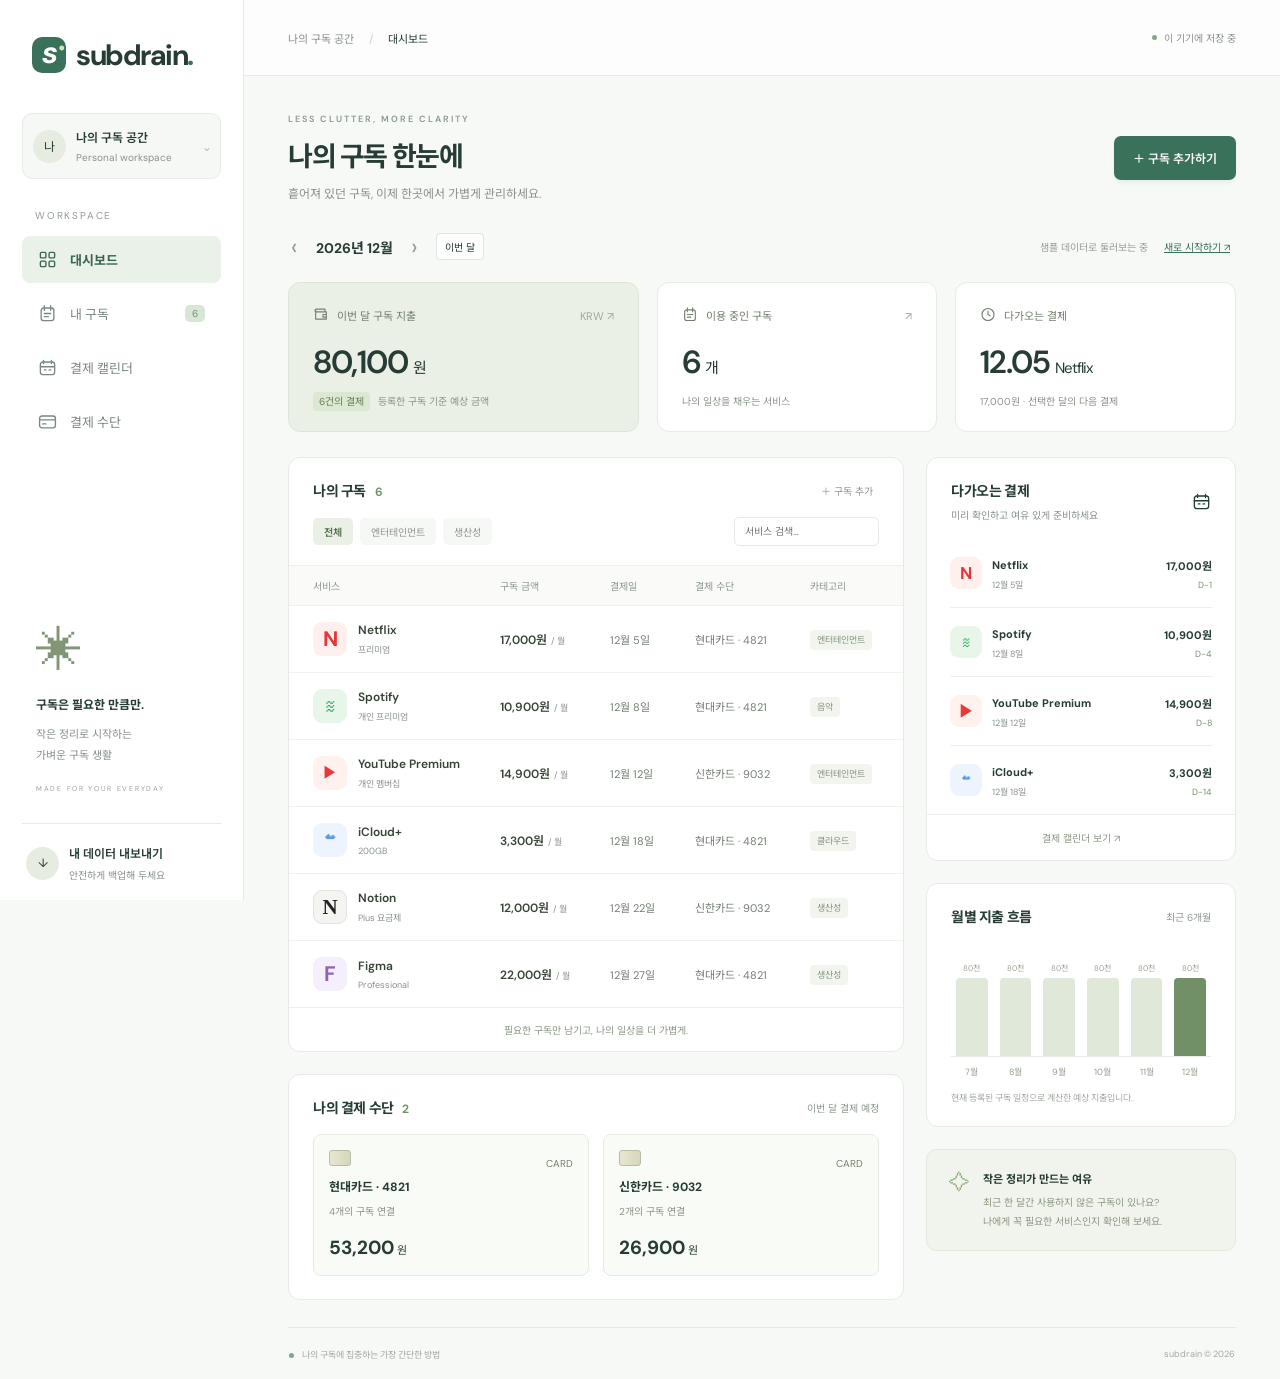
<file: subdrain/index.html>
<!doctype html>
<html lang="ko">
<head><meta charset="utf-8"><meta name="viewport" content="width=device-width,initial-scale=1"><meta name="theme-color" content="#39715a"><title>subdrain — 구독 생활을 가볍게</title><link rel="icon" href="icon.svg" type="image/svg+xml"><link rel="manifest" href="manifest.webmanifest"><link rel="stylesheet" href="style.css"></head>
<body>
<aside class="sidebar"><a class="brand" href="./"><span class="brand-mark">s<span>•</span></span>subdrain<span class="brand-dot">.</span></a><div class="workspace"><span class="avatar">나</span><div><b>나의 구독 공간</b><small>Personal workspace</small></div><span class="workspace-arrow">⌄</span></div><p class="nav-label">WORKSPACE</p><nav id="navigation"></nav><div class="sidebar-bottom"><div class="little-plant">✳</div><b>구독은 필요한 만큼만.</b><p>작은 정리로 시작하는<br>가벼운 구독 생활</p><span>MADE FOR YOUR EVERYDAY</span></div><button class="profile" id="export"><span class="avatar">↓</span><div><b>내 데이터 내보내기</b><small>안전하게 백업해 두세요</small></div></button></aside>
<div class="main-wrap"><header class="topbar"><div><span class="breadcrumb">나의 구독 공간</span><span class="slash">/</span><span id="page-label">대시보드</span></div><span class="local-badge"><i></i> 이 기기에 저장 중</span></header><main><section class="page-heading"><div><div class="eyebrow">LESS CLUTTER, MORE CLARITY</div><h1 id="heading">나의 구독 한눈에</h1><p id="subtitle">흩어져 있던 구독, 이제 한곳에서 가볍게 관리하세요.</p></div><button class="primary" id="add-top">＋ 구독 추가하기</button></section><div class="month-line"><div class="month-picker"><button id="prev" aria-label="이전 달">‹</button><b id="month"></b><button id="next" aria-label="다음 달">›</button><button id="today">이번 달</button></div><span class="sample-label" id="sample-label">샘플 데이터로 둘러보는 중 <button id="clear-demo">새로 시작하기 ↗</button></span></div><div id="content"></div><footer><span><i class="footer-dot"></i> 나의 구독에 집중하는 가장 간단한 방법</span><span>subdrain © 2026</span></footer></main></div>
<dialog id="editor" aria-labelledby="dialog-title">
  <form id="sub-form">
    <div class="dialog-head"><div><small>MY SUBSCRIPTION</small><h2 id="dialog-title">새 구독 추가</h2><p>상품을 고르고, 이용 중인 혜택을 담아보세요.</p></div><button type="button" class="close" id="close" aria-label="닫기">×</button></div>
    <div id="product-picker" class="product-picker" aria-label="구독 상품 선택"></div>
    <label>서비스 이름<input name="name" required maxlength="40" placeholder="예: Netflix"></label>
    <section id="plan-options" class="plan-options" hidden></section>
    <section id="bundle-options" class="bundle-options" aria-label="묶음 상품 혜택 선택" hidden></section>
    <div class="form-row"><label>전체 결제 금액 (원)<input name="amount" required type="number" min="1" max="100000000" step="1" placeholder="실제 결제액 입력"></label><label>결제 주기<select name="cycle"><option value="monthly">매월</option><option value="yearly">매년</option></select></label></div>
    <div id="bundle-summary" class="bundle-summary" aria-live="polite" hidden></div>
    <div class="form-row"><label>첫 결제일<input name="start" type="date" required></label><label>카테고리<select name="category"><option>엔터테인먼트</option><option>음악</option><option>생산성</option><option>클라우드</option><option>쇼핑</option><option>기타</option></select></label></div>
    <label>결제 수단<input name="card" maxlength="40" required placeholder="예: 현대카드 · 1234 (별칭만 입력)"></label>
    <label>메모<input name="memo" maxlength="120" placeholder="할인이나 기억할 내용을 적어두세요"></label>
    <p class="form-note">카드 번호 전체나 보안 코드는 입력하지 마세요.</p>
    <div class="dialog-actions"><button type="button" id="delete" class="danger" hidden>구독 삭제</button><button type="submit" class="primary">저장하기</button></div>
  </form>
</dialog>
<div class="toast" id="toast" role="status"></div><script src="bundles.js"></script><script src="catalog.js"></script><script src="overlap.js"></script><script src="app.js"></script><script src="bundle-editor.js"></script><script src="plan-editor.js"></script></body></html>
</file>
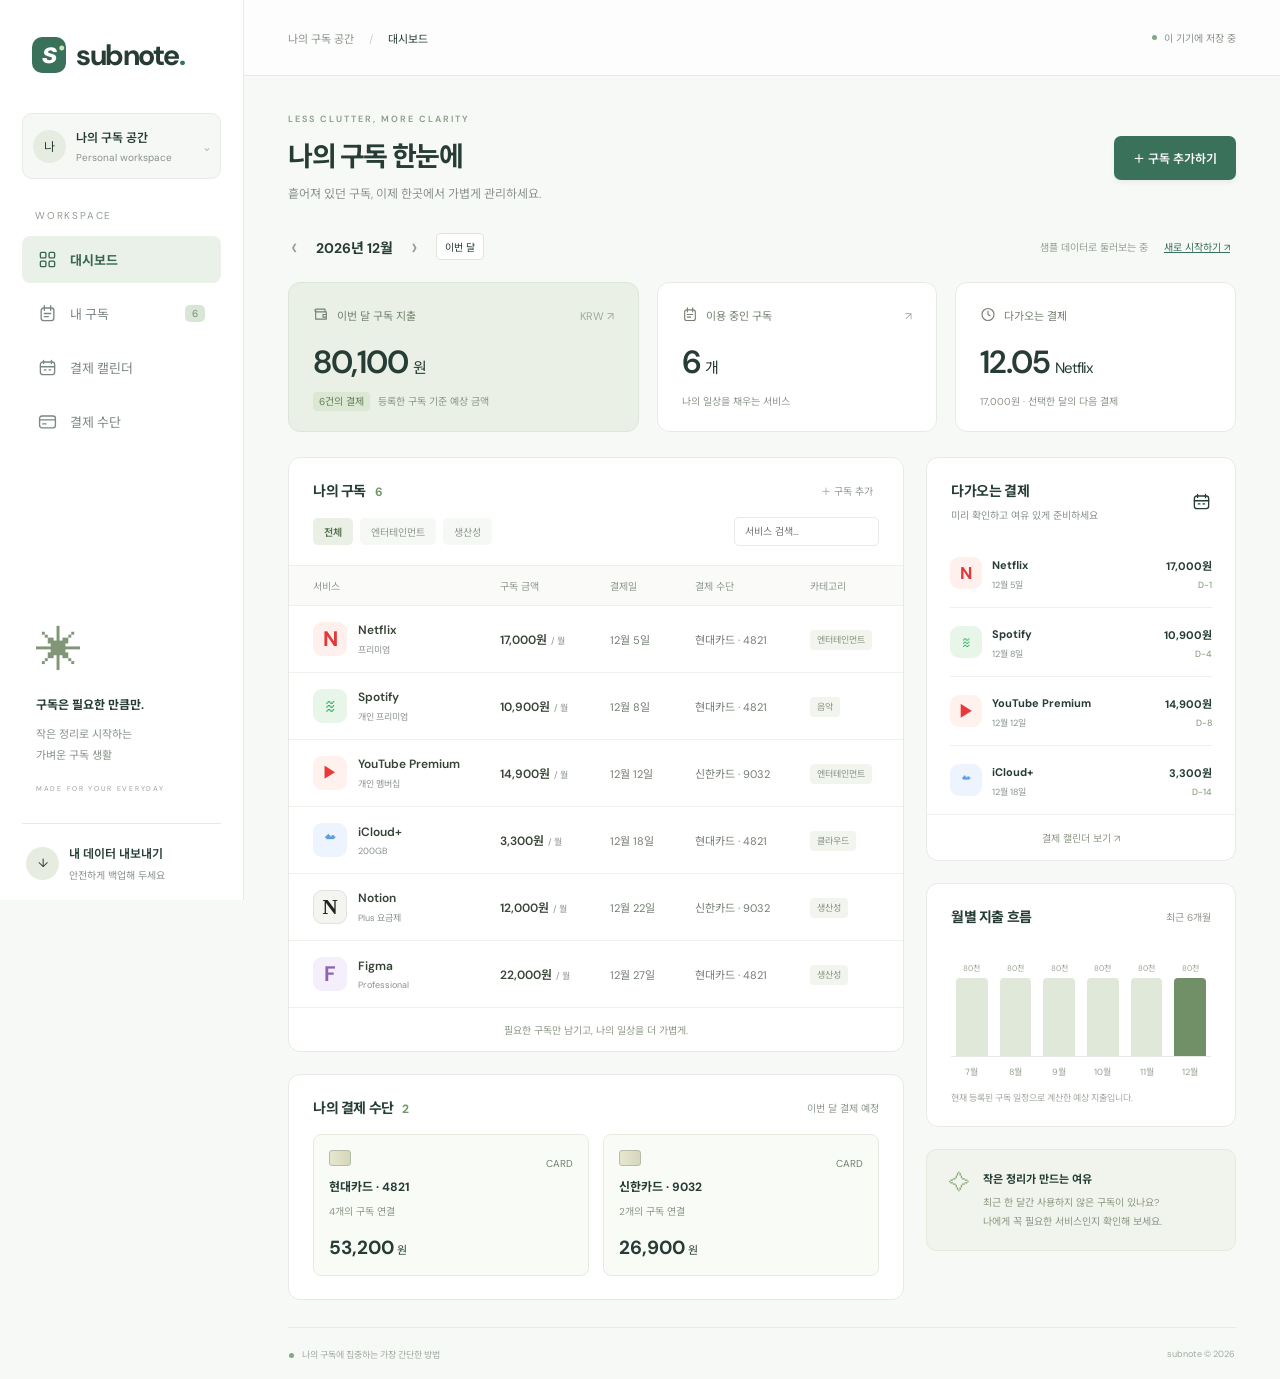
<file: subnote/index.html>
<!doctype html>
<html lang="ko">
<head><meta charset="utf-8"><meta name="viewport" content="width=device-width,initial-scale=1"><meta name="theme-color" content="#39715a"><title>subnote — 구독 생활을 가볍게</title><link rel="icon" href="icon.svg" type="image/svg+xml"><link rel="manifest" href="manifest.webmanifest"><link rel="stylesheet" href="style.css"></head>
<body>
<aside class="sidebar"><a class="brand" href="./"><span class="brand-mark">s<span>•</span></span>subnote<span class="brand-dot">.</span></a><div class="workspace"><span class="avatar">나</span><div><b>나의 구독 공간</b><small>Personal workspace</small></div><span class="workspace-arrow">⌄</span></div><p class="nav-label">WORKSPACE</p><nav id="navigation"></nav><div class="sidebar-bottom"><div class="little-plant">✳</div><b>구독은 필요한 만큼만.</b><p>작은 정리로 시작하는<br>가벼운 구독 생활</p><span>MADE FOR YOUR EVERYDAY</span></div><button class="profile" id="export"><span class="avatar">↓</span><div><b>내 데이터 내보내기</b><small>안전하게 백업해 두세요</small></div></button></aside>
<div class="main-wrap"><header class="topbar"><div><span class="breadcrumb">나의 구독 공간</span><span class="slash">/</span><span id="page-label">대시보드</span></div><span class="local-badge"><i></i> 이 기기에 저장 중</span></header><main><section class="page-heading"><div><div class="eyebrow">LESS CLUTTER, MORE CLARITY</div><h1 id="heading">나의 구독 한눈에</h1><p id="subtitle">흩어져 있던 구독, 이제 한곳에서 가볍게 관리하세요.</p></div><button class="primary" id="add-top">＋ 구독 추가하기</button></section><div class="month-line"><div class="month-picker"><button id="prev" aria-label="이전 달">‹</button><b id="month"></b><button id="next" aria-label="다음 달">›</button><button id="today">이번 달</button></div><span class="sample-label" id="sample-label">샘플 데이터로 둘러보는 중 <button id="clear-demo">새로 시작하기 ↗</button></span></div><div id="content"></div><footer><span><i class="footer-dot"></i> 나의 구독에 집중하는 가장 간단한 방법</span><span>subnote © 2026</span></footer></main></div>
<dialog id="editor" aria-labelledby="dialog-title">
  <form id="sub-form">
    <div class="dialog-head"><div><small>MY SUBSCRIPTION</small><h2 id="dialog-title">새 구독 추가</h2><p>상품을 고르고, 이용 중인 혜택을 담아보세요.</p></div><button type="button" class="close" id="close" aria-label="닫기">×</button></div>
    <div id="product-picker" class="product-picker" aria-label="구독 상품 선택"></div>
    <label>서비스 이름<input name="name" required maxlength="40" placeholder="예: Netflix"></label>
    <section id="plan-options" class="plan-options" hidden></section>
    <section id="bundle-options" class="bundle-options" aria-label="묶음 상품 혜택 선택" hidden></section>
    <div class="form-row"><label>전체 결제 금액 (원)<input name="amount" required type="number" min="1" max="100000000" step="1" placeholder="실제 결제액 입력"></label><label>결제 주기<select name="cycle"><option value="monthly">매월</option><option value="yearly">매년</option></select></label></div>
    <div id="bundle-summary" class="bundle-summary" aria-live="polite" hidden></div>
    <div class="form-row"><label>첫 결제일<input name="start" type="date" required></label><label>카테고리<select name="category"><option>엔터테인먼트</option><option>음악</option><option>생산성</option><option>클라우드</option><option>쇼핑</option><option>기타</option></select></label></div>
    <label>결제 수단<input name="card" maxlength="40" required placeholder="예: 현대카드 · 1234 (별칭만 입력)"></label>
    <label>메모<input name="memo" maxlength="120" placeholder="할인이나 기억할 내용을 적어두세요"></label>
    <p class="form-note">카드 번호 전체나 보안 코드는 입력하지 마세요.</p>
    <div class="dialog-actions"><button type="button" id="delete" class="danger" hidden>구독 삭제</button><button type="submit" class="primary">저장하기</button></div>
  </form>
</dialog>
<div class="toast" id="toast" role="status"></div><script src="bundles.js"></script><script src="catalog.js"></script><script src="app.js"></script><script src="bundle-editor.js"></script><script src="plan-editor.js"></script></body></html>
</file>
<file: subdrain/style.css>
@import url('https://fonts.googleapis.com/css2?family=DM+Sans:wght@400;500;600;700&family=Noto+Sans+KR:wght@400;500;600;700;800&display=swap');
:root{font-family:'DM Sans','Noto Sans KR',sans-serif;color:#263c35;background:#f7f9f7;font-synthesis:none;font-size:14px;--green:#39715a;--muted:#89928d;--border:#e6ebe6}*{box-sizing:border-box}body{margin:0}button,input,select{font:inherit}button,a{-webkit-tap-highlight-color:transparent}button{cursor:pointer}button{background:none;border:0;color:inherit}button:hover{filter:brightness(.93)}button:focus-visible,a:focus-visible{outline:3px solid #83b49b;outline-offset:3px}a{text-decoration:none;color:inherit}.sidebar{position:fixed;inset:0 auto 0 0;width:244px;background:#fff;border-right:1px solid var(--border);display:flex;flex-direction:column;padding:36px 22px 18px}.brand{font-size:29px;font-weight:700;letter-spacing:-1.5px;display:flex;align-items:center;padding:0 10px;gap:10px}.brand-mark{background:var(--green);color:#fff;width:34px;height:36px;border-radius:10px;font-size:31px;line-height:32px;text-align:center;position:relative;font-style:italic}.brand-mark span{font-size:18px;position:absolute;right:3px;top:-5px;color:#c8e6b8}.brand-dot{color:var(--green);margin-left:-10px}.workspace{margin:39px 0 30px;padding:14px 10px;background:#f6f8f5;border:1px solid var(--border);border-radius:10px;display:flex;align-items:center;gap:10px}.avatar{width:33px;height:33px;border-radius:50%;background:#e7ece0;display:grid;place-items:center;font-size:12px}.workspace b,.profile b{font-size:12px;font-weight:600}small{display:block;font-size:10px;color:var(--muted);margin-top:5px}.workspace-arrow{margin-left:auto;color:#8a948b}.nav-label{font-size:10px;color:#929b92;letter-spacing:1.8px;margin:0 13px 14px}nav{display:grid;gap:7px}nav button{text-align:left;display:flex;align-items:center;gap:13px;padding:14px 16px;color:#7c8780;border-radius:8px;font-size:13px}nav button.active{background:#eaf1e9;color:#39664d;font-weight:700}nav .count{margin-left:auto;background:#d8e6d5;border-radius:5px;padding:2px 7px;font-size:10px}svg{width:19px;height:19px;fill:none;stroke:currentColor;stroke-width:1.7;stroke-linecap:round;stroke-linejoin:round;flex-shrink:0}.sidebar-bottom{margin-top:auto;padding:34px 14px 28px}.little-plant{font-size:47px;color:#819676;margin-bottom:13px}.sidebar-bottom b{font-size:12px}.sidebar-bottom p{font-size:11px;color:#8a948b;line-height:1.9}.sidebar-bottom>span{font-size:7px;letter-spacing:1.7px;color:#9aa39a}.profile{display:flex;align-items:center;gap:10px;text-align:left;border-top:1px solid var(--border);padding:20px 4px 0}.main-wrap{margin-left:244px}.topbar{height:76px;border-bottom:1px solid var(--border);display:flex;align-items:center;justify-content:space-between;padding:0 44px;background:#ffffffa8;font-size:11px}.breadcrumb{color:#8a928b}.slash{color:#c9cec8;margin:0 15px}.local-badge{display:flex;gap:7px;align-items:center;color:#8a928b;font-size:10px}.local-badge i,.footer-dot{width:5px;height:5px;display:inline-block;background:#81a787;border-radius:50%}main{max-width:1500px;margin:auto;padding:37px 44px 18px}.page-heading{display:flex;align-items:center;justify-content:space-between;margin-bottom:29px}.eyebrow{font-size:9px;letter-spacing:2px;color:#8a9c8a;font-weight:600;margin-bottom:10px}h1{font-size:27px;letter-spacing:-1.4px;margin:0 0 10px;font-weight:700}.page-heading p{color:#8a928b;font-size:12px;margin:0}.primary{background:var(--green);color:white;padding:13px 19px;border-radius:7px;font-size:12px;font-weight:600;box-shadow:0 3px 4px #294c4610}.month-line{display:flex;align-items:center;justify-content:space-between;margin-bottom:20px;gap:12px}.month-picker{display:flex;align-items:center;gap:15px}.month-picker b{font-size:14px}.month-picker>button:not(#today){font-size:24px;color:#929d92;padding:0 3px}#today{font-size:10px;border:1px solid #dfe5df;border-radius:4px;padding:5px 8px;background:#fff}.sample-label{font-size:10px;color:#96a094}.sample-label button{font-size:10px;color:var(--green);text-decoration:underline;margin-left:7px}.stats{display:grid;grid-template-columns:1.25fr 1fr 1fr;gap:18px;margin-bottom:25px}.stat{background:white;border:1px solid var(--border);border-radius:12px;padding:22px 24px;min-height:150px;position:relative}.stat.featured{background:#eaf0e6;border-color:#dde7d8}.stat-label{font-size:11px;color:#74816f;display:flex;align-items:center;gap:8px}.stat-label svg{width:16px}.stat-value{font-size:32px;font-weight:600;letter-spacing:-1px;margin:17px 0 10px}.stat-value span{font-size:15px;font-weight:400;margin-left:5px}.stat-note{font-size:10px;color:#8b9589}.stat-note .pill{background:#dce8d3;color:#628059;border-radius:4px;padding:3px 6px;margin-right:5px}.stat-decoration{position:absolute;right:24px;top:26px;font-size:11px;color:#9ea999}.grid{display:grid;grid-template-columns:minmax(0,1fr) 310px;gap:22px;align-items:start}.panel{background:#fff;border:1px solid var(--border);border-radius:12px;overflow:hidden;margin-bottom:22px}.panel-head{padding:22px 24px 17px;display:flex;align-items:center;justify-content:space-between;gap:10px}.panel-head h2{font-size:14px;letter-spacing:-.4px;margin:0}.panel-head h2 span{color:#719568;font-size:12px;margin-left:6px}.panel-head small{font-size:10px;margin-top:7px}.text-button{font-size:10px;color:#8e998f;white-space:nowrap}.filters{display:flex;gap:7px;padding:0 24px 19px;align-items:center}.filter{padding:6px 11px;font-size:10px;color:#8e988e;border-radius:5px;background:#f6f8f5}.filter.active{background:#eaf0e6;color:#52704c;font-weight:600}.search{margin-left:auto;min-width:0;width:145px;position:relative}.search input{width:100%;font-size:10px;padding:7px 10px;border:1px solid var(--border);border-radius:5px;background:#fff}.table-scroll{overflow:auto}table{width:100%;border-collapse:collapse;white-space:nowrap}th{text-align:left;font-size:10px;font-weight:400;color:#8e998f;padding:12px 20px;background:#fafbf9;border-block:1px solid #edf0eb}td{padding:16px 20px;font-size:11px;border-bottom:1px solid #f0f2ee;color:#737e73}tr:last-child td{border-bottom:0}th:first-child,td:first-child{padding-left:24px}td:nth-child(2){font-size:12px;color:#374436;font-weight:600}td:nth-child(2) small{display:inline;font-size:9px;font-weight:400;margin-left:4px}td:last-child{padding-left:5px;width:25px}.service{display:flex;gap:11px;align-items:center}.service b{display:block;color:#354334;font-size:12px;font-weight:600}.service small{font-size:9px}.logo{width:34px;height:34px;display:grid;place-items:center;border-radius:9px;font-size:21px;font-weight:700;font-family:'DM Sans',sans-serif;flex-shrink:0}.logo.netflix{background:#fff0ee;color:#e33738}.logo.spotify{background:#e7f6e9;color:#1caa55}.logo.youtube{background:#fff1ee;color:#e93838;font-size:16px}.logo.icloud{background:#edf4fd;color:#5c9ce4}.logo.notion{background:#f4f4f1;color:#222;border:1px solid #e1e3de;font-family:Georgia,serif}.logo.figma{background:#f4effa;color:#8b64b6}.logo.default{background:#e9efe5;color:#5e7e52}.category{font-size:9px;color:#899381;background:#f2f5ee;padding:4px 7px;border-radius:4px}.table-bottom{border-top:1px solid #edf0eb;padding:14px 23px;text-align:center;font-size:10px;color:#8d9a87}.upcoming{padding:0 23px}.payment-row{display:flex;gap:10px;align-items:center;padding:16px 0;border-bottom:1px solid #eef1eb}.payment-row:last-child{border:0}.payment-row .logo{width:32px;height:32px;font-size:17px}.payment-row b{font-size:11px}.payment-row small{font-size:9px}.payment-price{margin-left:auto;text-align:right}.day-tag{font-size:9px!important;color:#749269!important}.insight{background:#f0f4ec;border:1px solid #e4ebde;border-radius:10px;padding:19px 22px;display:flex;align-items:flex-start;gap:13px}.insight>span{font-size:21px;color:#89a576}.insight b{font-size:11px}.insight p{font-size:10px;line-height:1.9;color:#8b9882;margin:6px 0 0}.chart-panel{padding:0 24px 22px}.chart-bars{height:114px;display:flex;align-items:end;gap:12px;border-bottom:1px solid var(--border);padding:0 5px}.chart-column{flex:1;height:100%;display:flex;flex-direction:column;align-items:center;justify-content:end;position:relative}.bar{width:100%;max-width:41px;background:#dfe8d9;border-radius:4px 4px 0 0;min-height:2px}.chart-column:last-child .bar{background:#719068}.chart-column span{font-size:8px;color:#9ba595;margin-bottom:5px}.chart-labels{display:flex;gap:12px;padding:8px 5px 0}.chart-labels span{flex:1;text-align:center;font-size:9px;color:#95a08e}.chart-note{font-size:9px;color:#a2aaa0;margin:13px 0 0}.cards-row{display:grid;grid-template-columns:repeat(2,1fr);gap:14px;padding:0 24px 23px}.bank-card{border:1px solid #e6ebe2;background:#f9fbf7;border-radius:8px;padding:15px}.bank-card .card-top{display:flex;align-items:center;justify-content:space-between;font-size:10px;color:#728069}.card-chip{height:16px;width:22px;border:1px solid #b4bea7;background:linear-gradient(90deg,#e8e6cf,#d6d7bd);border-radius:3px;display:block;margin-bottom:11px}.bank-card h3{font-size:12px;margin:0}.bank-card p{font-size:10px;color:#8d9786;margin:8px 0 0}.bank-card strong{display:block;font-size:19px;margin-top:17px}.calendar-grid{display:grid;grid-template-columns:repeat(7,minmax(0,1fr));padding:0 22px 22px;gap:5px}.weekday{text-align:center;font-size:11px;color:#8c9787;padding:10px}.calendar-day{min-height:105px;border:1px solid #e9eee4;border-radius:6px;padding:9px;font-size:11px}.calendar-day.empty{border:0}.calendar-day.current{background:#f0f5ec;border-color:#8da97d}.calendar-event{display:block;width:100%;text-align:left;font-size:9px;background:#e8f0e1;color:#527343;padding:5px;margin-top:6px;border-radius:3px;overflow:hidden;text-overflow:ellipsis}.empty-state{text-align:center;padding:50px 20px;color:#8c9886;font-size:13px}.empty-state p{font-size:11px}footer{display:flex;justify-content:space-between;gap:15px;border-top:1px solid #e5eae2;padding:20px 1px 0;color:#a1aaa0;font-size:9px;margin-top:5px}.footer-dot{margin-right:6px}dialog{border:1px solid #e0e6db;padding:28px;border-radius:15px;width:min(460px,calc(100% - 30px));color:#354735;box-shadow:0 24px 100px #23392930}dialog::backdrop{background:#1c322b55;backdrop-filter:blur(3px)}.dialog-head{display:flex;justify-content:space-between;margin-bottom:25px}.dialog-head small{font-size:9px;letter-spacing:2px}.dialog-head h2{font-size:23px;margin:9px 0 0}.close{font-size:28px;color:#84907e}form label{display:block;font-size:11px;margin-bottom:17px}form input,form select{display:block;width:100%;padding:11px 10px;border:1px solid #dfe6d9;border-radius:6px;margin-top:7px;background:#fafcf8;color:#354735;min-width:0}.form-row{display:grid;grid-template-columns:1fr 1fr;gap:14px}.form-note{font-size:10px;color:#95a18c}.dialog-actions{display:flex;justify-content:flex-end;gap:10px;margin-top:26px}.danger{color:#ba625a;font-size:11px;margin-right:auto}.toast{position:fixed;bottom:26px;left:50%;transform:translate(-50%,20px);background:#354f3d;color:#fff;padding:13px 22px;border-radius:9px;opacity:0;pointer-events:none;transition:.2s;font-size:12px;z-index:10}.toast.show{opacity:1;transform:translate(-50%,0)}
/* Bundle selection uses native radio/checkbox controls, including keyboard support. */
#editor{width:min(620px,calc(100% - 30px));max-height:90dvh;padding:28px 30px}.dialog-head p{font-size:11px;color:#899581;margin:10px 0 0}.product-picker{display:grid;grid-template-columns:repeat(4,minmax(0,1fr));gap:8px;margin-bottom:24px}.product-card{border:1px solid #e0e7dc;border-radius:10px;background:#fafcf8;padding:13px 8px;text-align:left;min-width:0}.product-card.selected{border-color:#568268;background:#edf4e9;box-shadow:0 0 0 1px #568268}.product-mark{display:grid;place-items:center;width:30px;height:30px;border-radius:8px;font-size:19px;font-weight:800;margin-bottom:12px}.product-mark.custom{background:#e8ece5;color:#788772}.product-mark.naver{background:#03c75a;color:white}.product-mark.baemin{background:#2ac1bc;color:white;font-size:14px}.product-mark.google{background:#e8eafd;color:#666eda}.product-card b{display:block;font-size:11px;letter-spacing:-.4px}.product-card small{font-size:8px;line-height:1.5}.bundle-options{margin:6px 0 24px;border:1px solid #dfe8d8;border-radius:10px;padding:17px;background:#fcfdfb}.bundle-title{display:flex;justify-content:space-between;gap:10px;font-size:12px;font-weight:600}.verified-date{font-size:8px;color:#93a086;font-weight:400;white-space:nowrap}.bundle-description{font-size:10px;color:#89997b;margin:9px 0 17px}.option-section{border-top:1px solid #e5ecdf;padding:13px 0 0;margin-top:8px}.option-section summary{cursor:pointer;font-size:11px;font-weight:600;padding-bottom:9px}.option-section summary>span{float:right;font-size:9px;font-weight:400;color:#91a181}.included-option{display:flex;align-items:center;gap:9px;padding:10px 4px}.included-option b,.benefit-option b{font-size:11px;font-weight:500}.included-option small,.benefit-option small{font-size:9px;line-height:1.7;color:#8c9a80}.included-option em,.benefit-option em{font-style:normal;font-size:9px;white-space:nowrap;margin-left:auto;color:#6b8d56}.included-check{color:#6d9455;font-weight:600}.option-list{border:0;margin:0;padding:0;min-width:0}.benefit-option{display:flex;align-items:center;gap:10px;margin:5px 0;padding:12px 10px;border:1px solid #e5ebdf;background:white;border-radius:7px;cursor:pointer}.benefit-option:has(input:checked){border-color:#8ba778;background:#f0f5eb}.benefit-option input{width:16px;height:16px;flex-shrink:0;accent-color:#39715a;margin:0;padding:0}.benefit-option span{min-width:0}.benefit-period{padding:6px 8px 4px}.benefit-period label{font-size:10px;margin:8px 0}.benefit-period input{background:white}.benefit-period p{font-size:9px;line-height:1.7;color:#97845c}.bundle-note{font-size:10px;line-height:1.9;color:#88977c;margin:15px 0 10px}.bundle-sources{display:flex;gap:7px 13px;flex-wrap:wrap}.bundle-sources a{font-size:9px;color:#638357;text-decoration:underline;text-underline-offset:3px}.bundle-summary{background:#eff4e9;border-radius:8px;padding:15px;margin:0 0 19px}.bundle-summary>div:first-child{display:flex;align-items:center;justify-content:space-between;gap:12px;font-size:11px}.bundle-summary strong{font-size:18px}.bundle-summary strong small{display:inline;font-size:10px;font-weight:400}.bundle-summary p{font-size:9px;color:#87967a;line-height:1.8;margin:9px 0 0}.duplicate-notice{margin-top:12px;border-top:1px solid #dedfc7;padding-top:11px;font-size:10px;line-height:1.9;color:#977848}.saved-bundle{margin:10px 0 0 45px;white-space:normal;min-width:130px;max-width:240px}.saved-bundle summary{cursor:pointer;font-size:9px;color:#638457;line-height:1.7}.saved-bundle summary span{font-size:8px;margin-left:4px;background:#eaf2e4;border-radius:3px;padding:2px 4px}.saved-bundle ul{list-style:none;padding:7px 0 0;margin:0}.saved-bundle li{font-size:10px;line-height:1.8;margin:4px 0;color:#687961}.saved-bundle small{font-size:8px;line-height:1.7}.sr-only{position:absolute;width:1px;height:1px;margin:-1px;padding:0;overflow:hidden;clip:rect(0,0,0,0);white-space:nowrap;border:0}[hidden]{display:none!important}
@media(max-width:700px){#editor{padding:23px 18px;max-height:92dvh;width:calc(100% - 20px)}.product-picker{grid-template-columns:repeat(2,minmax(0,1fr))}.product-card{padding:12px}.product-mark{float:left;margin:0 9px 0 0}.product-card b{margin-top:2px}.product-card small{font-size:8px}.bundle-options{padding:13px}.bundle-title{display:block}.verified-date{display:block;margin-top:7px}.option-section summary>span{float:none;display:block;margin:6px 0 0 13px}.saved-bundle{margin-left:0;max-width:160px}.bundle-summary strong{font-size:15px}.bundle-summary>div:first-child{font-size:10px}.dialog-head h2{font-size:21px}}
@media(min-width:1500px){main{padding-top:44px}.stat{min-height:162px}.payment-row{padding:19px 0}td{padding-block:18px}.grid{grid-template-columns:minmax(0,1fr) 340px}}
@media(max-width:1200px){.sidebar{width:210px;padding-inline:16px}.main-wrap{margin-left:210px}main{padding:30px 25px}.topbar{padding-inline:25px}.grid{grid-template-columns:minmax(0,1fr) 270px}td,th{padding-inline:12px}.category-cell{display:none}.panel-head{padding-inline:20px}.filters{padding-inline:20px}.stats{gap:12px}.stat{padding:20px}.stat-value{font-size:28px}}
@media(max-width:1000px){.grid{grid-template-columns:1fr}.right-column{display:grid;grid-template-columns:1fr 1fr;gap:20px}.right-column>.insight{grid-column:1/-1}.right-column .panel{margin-bottom:0}.sidebar{width:190px}.main-wrap{margin-left:190px}.sample-label{font-size:9px}.sample-label button{display:block;padding:3px 0;margin:0}.cards-row{grid-template-columns:repeat(2,1fr)}}
@media(max-width:700px){.sidebar{inset:auto 0 0;width:100%;height:66px;z-index:5;padding:4px 8px;border-top:1px solid var(--border);border-right:0}.sidebar>.brand,.workspace,.nav-label,.sidebar-bottom,.profile{display:none}nav{display:flex;justify-content:space-around;gap:0}nav button{display:flex;flex-direction:column;gap:5px;font-size:9px;padding:7px 14px;border-radius:7px}nav .count{display:none}nav svg{width:19px;height:19px}.main-wrap{margin:0}.topbar{height:57px;padding:0 20px;font-size:10px}.local-badge{font-size:9px}main{padding:27px 18px 86px}.page-heading{align-items:flex-start;margin-bottom:24px}.eyebrow{font-size:7px;letter-spacing:1.6px}h1{font-size:23px}.page-heading p{font-size:10px;max-width:215px;line-height:1.8}.page-heading>.primary{font-size:10px;padding:11px 12px;margin-top:20px}.month-picker{gap:10px}.month-picker b{font-size:12px}.sample-label{font-size:8px;text-align:right}.stats{grid-template-columns:1fr 1fr;gap:10px;margin-bottom:17px}.stat.featured{grid-column:1/-1;min-height:140px}.stat{padding:19px;min-height:133px}.stat-label{font-size:10px}.stat-value{font-size:27px;margin:15px 0 8px}.stat.featured .stat-value{font-size:34px}.stat-note{font-size:9px}.stat-decoration{font-size:9px;right:17px}.grid{gap:0}.right-column{grid-template-columns:1fr;gap:17px}.panel{margin-bottom:17px}.panel-head{padding:20px 17px 17px}.filters{padding:0 17px 15px;flex-wrap:wrap}.filter{font-size:9px;padding:6px 9px}.search{width:115px}.category-cell,.card-cell{display:none}th,td{padding:14px 10px}th:first-child,td:first-child{padding-left:17px}.service{gap:8px}.service b{font-size:11px}.service small{font-size:8px}.logo{width:31px;height:31px}td:nth-child(2){font-size:11px}.cards-row{padding-inline:17px;gap:10px}.bank-card{padding:13px}.bank-card h3{font-size:11px}.bank-card strong{font-size:17px}.calendar-grid{padding:0 10px 16px;gap:3px}.calendar-day{min-height:75px;padding:5px}.calendar-event{font-size:8px;padding:4px 2px}.calendar-event span{display:none}footer{margin-top:22px;font-size:8px}.right-column>.insight{grid-column:auto}}

.product-picker{display:block}.product-picker label{margin:0}.plan-options{background:#f3f7f4;border:1px solid #dce6df;border-radius:14px;padding:16px;margin:16px 0}.plan-options label{margin-bottom:12px}.quote-line{display:flex;justify-content:space-between;gap:12px;color:#39715a}.quote-line strong{font-size:22px}.plan-options p{font-size:12px;line-height:1.7;color:#64766b;margin:8px 0}.plan-options a{font-size:12px;color:#39715a}.catalog-date{display:block;font-size:11px;color:#849087;margin-top:8px}
.overlap-panel{background:#fff8ec;border:1px solid #f0dfbd;border-radius:12px;padding:20px 24px;margin-bottom:25px}.overlap-head b{font-size:13px;color:#7a5a1c}.overlap-head small{font-size:11px;color:#a08350;margin:6px 0 4px}.overlap-item{display:flex;gap:18px;align-items:center;justify-content:space-between;padding:16px 0 4px;border-top:1px solid #f0dfbd;margin-top:14px}.overlap-item b{font-size:12px;color:#5d4a22}.overlap-item p{font-size:11px;line-height:1.8;color:#7d6b45;margin:5px 0 0}.overlap-item .overlap-tip{color:#9a8453;font-size:10px}.overlap-actions{display:flex;flex-direction:column;align-items:stretch;gap:8px;flex-shrink:0}.overlap-actions .text-button{color:#a08350;padding:4px}.overlap-hidden{margin-bottom:18px}.overlap-hidden button{font-size:10px;color:#8e998f;text-decoration:underline}
@media(max-width:700px){.overlap-panel{padding:18px}.overlap-item{flex-direction:column;align-items:stretch}.overlap-actions{flex-direction:row;align-items:center}}
nav .count.alert{background:#f3d9a4;color:#7a5a1c}
</file>
<file: subnote/style.css>
@import url('https://fonts.googleapis.com/css2?family=DM+Sans:wght@400;500;600;700&family=Noto+Sans+KR:wght@400;500;600;700;800&display=swap');
:root{font-family:'DM Sans','Noto Sans KR',sans-serif;color:#263c35;background:#f7f9f7;font-synthesis:none;font-size:14px;--green:#39715a;--muted:#89928d;--border:#e6ebe6}*{box-sizing:border-box}body{margin:0}button,input,select{font:inherit}button,a{-webkit-tap-highlight-color:transparent}button{cursor:pointer}button{background:none;border:0;color:inherit}button:hover{filter:brightness(.93)}button:focus-visible,a:focus-visible{outline:3px solid #83b49b;outline-offset:3px}a{text-decoration:none;color:inherit}.sidebar{position:fixed;inset:0 auto 0 0;width:244px;background:#fff;border-right:1px solid var(--border);display:flex;flex-direction:column;padding:36px 22px 18px}.brand{font-size:29px;font-weight:700;letter-spacing:-1.5px;display:flex;align-items:center;padding:0 10px;gap:10px}.brand-mark{background:var(--green);color:#fff;width:34px;height:36px;border-radius:10px;font-size:31px;line-height:32px;text-align:center;position:relative;font-style:italic}.brand-mark span{font-size:18px;position:absolute;right:3px;top:-5px;color:#c8e6b8}.brand-dot{color:var(--green);margin-left:-10px}.workspace{margin:39px 0 30px;padding:14px 10px;background:#f6f8f5;border:1px solid var(--border);border-radius:10px;display:flex;align-items:center;gap:10px}.avatar{width:33px;height:33px;border-radius:50%;background:#e7ece0;display:grid;place-items:center;font-size:12px}.workspace b,.profile b{font-size:12px;font-weight:600}small{display:block;font-size:10px;color:var(--muted);margin-top:5px}.workspace-arrow{margin-left:auto;color:#8a948b}.nav-label{font-size:10px;color:#929b92;letter-spacing:1.8px;margin:0 13px 14px}nav{display:grid;gap:7px}nav button{text-align:left;display:flex;align-items:center;gap:13px;padding:14px 16px;color:#7c8780;border-radius:8px;font-size:13px}nav button.active{background:#eaf1e9;color:#39664d;font-weight:700}nav .count{margin-left:auto;background:#d8e6d5;border-radius:5px;padding:2px 7px;font-size:10px}svg{width:19px;height:19px;fill:none;stroke:currentColor;stroke-width:1.7;stroke-linecap:round;stroke-linejoin:round;flex-shrink:0}.sidebar-bottom{margin-top:auto;padding:34px 14px 28px}.little-plant{font-size:47px;color:#819676;margin-bottom:13px}.sidebar-bottom b{font-size:12px}.sidebar-bottom p{font-size:11px;color:#8a948b;line-height:1.9}.sidebar-bottom>span{font-size:7px;letter-spacing:1.7px;color:#9aa39a}.profile{display:flex;align-items:center;gap:10px;text-align:left;border-top:1px solid var(--border);padding:20px 4px 0}.main-wrap{margin-left:244px}.topbar{height:76px;border-bottom:1px solid var(--border);display:flex;align-items:center;justify-content:space-between;padding:0 44px;background:#ffffffa8;font-size:11px}.breadcrumb{color:#8a928b}.slash{color:#c9cec8;margin:0 15px}.local-badge{display:flex;gap:7px;align-items:center;color:#8a928b;font-size:10px}.local-badge i,.footer-dot{width:5px;height:5px;display:inline-block;background:#81a787;border-radius:50%}main{max-width:1500px;margin:auto;padding:37px 44px 18px}.page-heading{display:flex;align-items:center;justify-content:space-between;margin-bottom:29px}.eyebrow{font-size:9px;letter-spacing:2px;color:#8a9c8a;font-weight:600;margin-bottom:10px}h1{font-size:27px;letter-spacing:-1.4px;margin:0 0 10px;font-weight:700}.page-heading p{color:#8a928b;font-size:12px;margin:0}.primary{background:var(--green);color:white;padding:13px 19px;border-radius:7px;font-size:12px;font-weight:600;box-shadow:0 3px 4px #294c4610}.month-line{display:flex;align-items:center;justify-content:space-between;margin-bottom:20px;gap:12px}.month-picker{display:flex;align-items:center;gap:15px}.month-picker b{font-size:14px}.month-picker>button:not(#today){font-size:24px;color:#929d92;padding:0 3px}#today{font-size:10px;border:1px solid #dfe5df;border-radius:4px;padding:5px 8px;background:#fff}.sample-label{font-size:10px;color:#96a094}.sample-label button{font-size:10px;color:var(--green);text-decoration:underline;margin-left:7px}.stats{display:grid;grid-template-columns:1.25fr 1fr 1fr;gap:18px;margin-bottom:25px}.stat{background:white;border:1px solid var(--border);border-radius:12px;padding:22px 24px;min-height:150px;position:relative}.stat.featured{background:#eaf0e6;border-color:#dde7d8}.stat-label{font-size:11px;color:#74816f;display:flex;align-items:center;gap:8px}.stat-label svg{width:16px}.stat-value{font-size:32px;font-weight:600;letter-spacing:-1px;margin:17px 0 10px}.stat-value span{font-size:15px;font-weight:400;margin-left:5px}.stat-note{font-size:10px;color:#8b9589}.stat-note .pill{background:#dce8d3;color:#628059;border-radius:4px;padding:3px 6px;margin-right:5px}.stat-decoration{position:absolute;right:24px;top:26px;font-size:11px;color:#9ea999}.grid{display:grid;grid-template-columns:minmax(0,1fr) 310px;gap:22px;align-items:start}.panel{background:#fff;border:1px solid var(--border);border-radius:12px;overflow:hidden;margin-bottom:22px}.panel-head{padding:22px 24px 17px;display:flex;align-items:center;justify-content:space-between;gap:10px}.panel-head h2{font-size:14px;letter-spacing:-.4px;margin:0}.panel-head h2 span{color:#719568;font-size:12px;margin-left:6px}.panel-head small{font-size:10px;margin-top:7px}.text-button{font-size:10px;color:#8e998f;white-space:nowrap}.filters{display:flex;gap:7px;padding:0 24px 19px;align-items:center}.filter{padding:6px 11px;font-size:10px;color:#8e988e;border-radius:5px;background:#f6f8f5}.filter.active{background:#eaf0e6;color:#52704c;font-weight:600}.search{margin-left:auto;min-width:0;width:145px;position:relative}.search input{width:100%;font-size:10px;padding:7px 10px;border:1px solid var(--border);border-radius:5px;background:#fff}.table-scroll{overflow:auto}table{width:100%;border-collapse:collapse;white-space:nowrap}th{text-align:left;font-size:10px;font-weight:400;color:#8e998f;padding:12px 20px;background:#fafbf9;border-block:1px solid #edf0eb}td{padding:16px 20px;font-size:11px;border-bottom:1px solid #f0f2ee;color:#737e73}tr:last-child td{border-bottom:0}th:first-child,td:first-child{padding-left:24px}td:nth-child(2){font-size:12px;color:#374436;font-weight:600}td:nth-child(2) small{display:inline;font-size:9px;font-weight:400;margin-left:4px}td:last-child{padding-left:5px;width:25px}.service{display:flex;gap:11px;align-items:center}.service b{display:block;color:#354334;font-size:12px;font-weight:600}.service small{font-size:9px}.logo{width:34px;height:34px;display:grid;place-items:center;border-radius:9px;font-size:21px;font-weight:700;font-family:'DM Sans',sans-serif;flex-shrink:0}.logo.netflix{background:#fff0ee;color:#e33738}.logo.spotify{background:#e7f6e9;color:#1caa55}.logo.youtube{background:#fff1ee;color:#e93838;font-size:16px}.logo.icloud{background:#edf4fd;color:#5c9ce4}.logo.notion{background:#f4f4f1;color:#222;border:1px solid #e1e3de;font-family:Georgia,serif}.logo.figma{background:#f4effa;color:#8b64b6}.logo.default{background:#e9efe5;color:#5e7e52}.category{font-size:9px;color:#899381;background:#f2f5ee;padding:4px 7px;border-radius:4px}.table-bottom{border-top:1px solid #edf0eb;padding:14px 23px;text-align:center;font-size:10px;color:#8d9a87}.upcoming{padding:0 23px}.payment-row{display:flex;gap:10px;align-items:center;padding:16px 0;border-bottom:1px solid #eef1eb}.payment-row:last-child{border:0}.payment-row .logo{width:32px;height:32px;font-size:17px}.payment-row b{font-size:11px}.payment-row small{font-size:9px}.payment-price{margin-left:auto;text-align:right}.day-tag{font-size:9px!important;color:#749269!important}.insight{background:#f0f4ec;border:1px solid #e4ebde;border-radius:10px;padding:19px 22px;display:flex;align-items:flex-start;gap:13px}.insight>span{font-size:21px;color:#89a576}.insight b{font-size:11px}.insight p{font-size:10px;line-height:1.9;color:#8b9882;margin:6px 0 0}.chart-panel{padding:0 24px 22px}.chart-bars{height:114px;display:flex;align-items:end;gap:12px;border-bottom:1px solid var(--border);padding:0 5px}.chart-column{flex:1;height:100%;display:flex;flex-direction:column;align-items:center;justify-content:end;position:relative}.bar{width:100%;max-width:41px;background:#dfe8d9;border-radius:4px 4px 0 0;min-height:2px}.chart-column:last-child .bar{background:#719068}.chart-column span{font-size:8px;color:#9ba595;margin-bottom:5px}.chart-labels{display:flex;gap:12px;padding:8px 5px 0}.chart-labels span{flex:1;text-align:center;font-size:9px;color:#95a08e}.chart-note{font-size:9px;color:#a2aaa0;margin:13px 0 0}.cards-row{display:grid;grid-template-columns:repeat(2,1fr);gap:14px;padding:0 24px 23px}.bank-card{border:1px solid #e6ebe2;background:#f9fbf7;border-radius:8px;padding:15px}.bank-card .card-top{display:flex;align-items:center;justify-content:space-between;font-size:10px;color:#728069}.card-chip{height:16px;width:22px;border:1px solid #b4bea7;background:linear-gradient(90deg,#e8e6cf,#d6d7bd);border-radius:3px;display:block;margin-bottom:11px}.bank-card h3{font-size:12px;margin:0}.bank-card p{font-size:10px;color:#8d9786;margin:8px 0 0}.bank-card strong{display:block;font-size:19px;margin-top:17px}.calendar-grid{display:grid;grid-template-columns:repeat(7,minmax(0,1fr));padding:0 22px 22px;gap:5px}.weekday{text-align:center;font-size:11px;color:#8c9787;padding:10px}.calendar-day{min-height:105px;border:1px solid #e9eee4;border-radius:6px;padding:9px;font-size:11px}.calendar-day.empty{border:0}.calendar-day.current{background:#f0f5ec;border-color:#8da97d}.calendar-event{display:block;width:100%;text-align:left;font-size:9px;background:#e8f0e1;color:#527343;padding:5px;margin-top:6px;border-radius:3px;overflow:hidden;text-overflow:ellipsis}.empty-state{text-align:center;padding:50px 20px;color:#8c9886;font-size:13px}.empty-state p{font-size:11px}footer{display:flex;justify-content:space-between;gap:15px;border-top:1px solid #e5eae2;padding:20px 1px 0;color:#a1aaa0;font-size:9px;margin-top:5px}.footer-dot{margin-right:6px}dialog{border:1px solid #e0e6db;padding:28px;border-radius:15px;width:min(460px,calc(100% - 30px));color:#354735;box-shadow:0 24px 100px #23392930}dialog::backdrop{background:#1c322b55;backdrop-filter:blur(3px)}.dialog-head{display:flex;justify-content:space-between;margin-bottom:25px}.dialog-head small{font-size:9px;letter-spacing:2px}.dialog-head h2{font-size:23px;margin:9px 0 0}.close{font-size:28px;color:#84907e}form label{display:block;font-size:11px;margin-bottom:17px}form input,form select{display:block;width:100%;padding:11px 10px;border:1px solid #dfe6d9;border-radius:6px;margin-top:7px;background:#fafcf8;color:#354735;min-width:0}.form-row{display:grid;grid-template-columns:1fr 1fr;gap:14px}.form-note{font-size:10px;color:#95a18c}.dialog-actions{display:flex;justify-content:flex-end;gap:10px;margin-top:26px}.danger{color:#ba625a;font-size:11px;margin-right:auto}.toast{position:fixed;bottom:26px;left:50%;transform:translate(-50%,20px);background:#354f3d;color:#fff;padding:13px 22px;border-radius:9px;opacity:0;pointer-events:none;transition:.2s;font-size:12px;z-index:10}.toast.show{opacity:1;transform:translate(-50%,0)}
/* Bundle selection uses native radio/checkbox controls, including keyboard support. */
#editor{width:min(620px,calc(100% - 30px));max-height:90dvh;padding:28px 30px}.dialog-head p{font-size:11px;color:#899581;margin:10px 0 0}.product-picker{display:grid;grid-template-columns:repeat(4,minmax(0,1fr));gap:8px;margin-bottom:24px}.product-card{border:1px solid #e0e7dc;border-radius:10px;background:#fafcf8;padding:13px 8px;text-align:left;min-width:0}.product-card.selected{border-color:#568268;background:#edf4e9;box-shadow:0 0 0 1px #568268}.product-mark{display:grid;place-items:center;width:30px;height:30px;border-radius:8px;font-size:19px;font-weight:800;margin-bottom:12px}.product-mark.custom{background:#e8ece5;color:#788772}.product-mark.naver{background:#03c75a;color:white}.product-mark.baemin{background:#2ac1bc;color:white;font-size:14px}.product-mark.google{background:#e8eafd;color:#666eda}.product-card b{display:block;font-size:11px;letter-spacing:-.4px}.product-card small{font-size:8px;line-height:1.5}.bundle-options{margin:6px 0 24px;border:1px solid #dfe8d8;border-radius:10px;padding:17px;background:#fcfdfb}.bundle-title{display:flex;justify-content:space-between;gap:10px;font-size:12px;font-weight:600}.verified-date{font-size:8px;color:#93a086;font-weight:400;white-space:nowrap}.bundle-description{font-size:10px;color:#89997b;margin:9px 0 17px}.option-section{border-top:1px solid #e5ecdf;padding:13px 0 0;margin-top:8px}.option-section summary{cursor:pointer;font-size:11px;font-weight:600;padding-bottom:9px}.option-section summary>span{float:right;font-size:9px;font-weight:400;color:#91a181}.included-option{display:flex;align-items:center;gap:9px;padding:10px 4px}.included-option b,.benefit-option b{font-size:11px;font-weight:500}.included-option small,.benefit-option small{font-size:9px;line-height:1.7;color:#8c9a80}.included-option em,.benefit-option em{font-style:normal;font-size:9px;white-space:nowrap;margin-left:auto;color:#6b8d56}.included-check{color:#6d9455;font-weight:600}.option-list{border:0;margin:0;padding:0;min-width:0}.benefit-option{display:flex;align-items:center;gap:10px;margin:5px 0;padding:12px 10px;border:1px solid #e5ebdf;background:white;border-radius:7px;cursor:pointer}.benefit-option:has(input:checked){border-color:#8ba778;background:#f0f5eb}.benefit-option input{width:16px;height:16px;flex-shrink:0;accent-color:#39715a;margin:0;padding:0}.benefit-option span{min-width:0}.benefit-period{padding:6px 8px 4px}.benefit-period label{font-size:10px;margin:8px 0}.benefit-period input{background:white}.benefit-period p{font-size:9px;line-height:1.7;color:#97845c}.bundle-note{font-size:10px;line-height:1.9;color:#88977c;margin:15px 0 10px}.bundle-sources{display:flex;gap:7px 13px;flex-wrap:wrap}.bundle-sources a{font-size:9px;color:#638357;text-decoration:underline;text-underline-offset:3px}.bundle-summary{background:#eff4e9;border-radius:8px;padding:15px;margin:0 0 19px}.bundle-summary>div:first-child{display:flex;align-items:center;justify-content:space-between;gap:12px;font-size:11px}.bundle-summary strong{font-size:18px}.bundle-summary strong small{display:inline;font-size:10px;font-weight:400}.bundle-summary p{font-size:9px;color:#87967a;line-height:1.8;margin:9px 0 0}.duplicate-notice{margin-top:12px;border-top:1px solid #dedfc7;padding-top:11px;font-size:10px;line-height:1.9;color:#977848}.saved-bundle{margin:10px 0 0 45px;white-space:normal;min-width:130px;max-width:240px}.saved-bundle summary{cursor:pointer;font-size:9px;color:#638457;line-height:1.7}.saved-bundle summary span{font-size:8px;margin-left:4px;background:#eaf2e4;border-radius:3px;padding:2px 4px}.saved-bundle ul{list-style:none;padding:7px 0 0;margin:0}.saved-bundle li{font-size:10px;line-height:1.8;margin:4px 0;color:#687961}.saved-bundle small{font-size:8px;line-height:1.7}.sr-only{position:absolute;width:1px;height:1px;margin:-1px;padding:0;overflow:hidden;clip:rect(0,0,0,0);white-space:nowrap;border:0}[hidden]{display:none!important}
@media(max-width:700px){#editor{padding:23px 18px;max-height:92dvh;width:calc(100% - 20px)}.product-picker{grid-template-columns:repeat(2,minmax(0,1fr))}.product-card{padding:12px}.product-mark{float:left;margin:0 9px 0 0}.product-card b{margin-top:2px}.product-card small{font-size:8px}.bundle-options{padding:13px}.bundle-title{display:block}.verified-date{display:block;margin-top:7px}.option-section summary>span{float:none;display:block;margin:6px 0 0 13px}.saved-bundle{margin-left:0;max-width:160px}.bundle-summary strong{font-size:15px}.bundle-summary>div:first-child{font-size:10px}.dialog-head h2{font-size:21px}}
@media(min-width:1500px){main{padding-top:44px}.stat{min-height:162px}.payment-row{padding:19px 0}td{padding-block:18px}.grid{grid-template-columns:minmax(0,1fr) 340px}}
@media(max-width:1200px){.sidebar{width:210px;padding-inline:16px}.main-wrap{margin-left:210px}main{padding:30px 25px}.topbar{padding-inline:25px}.grid{grid-template-columns:minmax(0,1fr) 270px}td,th{padding-inline:12px}.category-cell{display:none}.panel-head{padding-inline:20px}.filters{padding-inline:20px}.stats{gap:12px}.stat{padding:20px}.stat-value{font-size:28px}}
@media(max-width:1000px){.grid{grid-template-columns:1fr}.right-column{display:grid;grid-template-columns:1fr 1fr;gap:20px}.right-column>.insight{grid-column:1/-1}.right-column .panel{margin-bottom:0}.sidebar{width:190px}.main-wrap{margin-left:190px}.sample-label{font-size:9px}.sample-label button{display:block;padding:3px 0;margin:0}.cards-row{grid-template-columns:repeat(2,1fr)}}
@media(max-width:700px){.sidebar{inset:auto 0 0;width:100%;height:66px;z-index:5;padding:4px 8px;border-top:1px solid var(--border);border-right:0}.sidebar>.brand,.workspace,.nav-label,.sidebar-bottom,.profile{display:none}nav{display:flex;justify-content:space-around;gap:0}nav button{display:flex;flex-direction:column;gap:5px;font-size:9px;padding:7px 14px;border-radius:7px}nav .count{display:none}nav svg{width:19px;height:19px}.main-wrap{margin:0}.topbar{height:57px;padding:0 20px;font-size:10px}.local-badge{font-size:9px}main{padding:27px 18px 86px}.page-heading{align-items:flex-start;margin-bottom:24px}.eyebrow{font-size:7px;letter-spacing:1.6px}h1{font-size:23px}.page-heading p{font-size:10px;max-width:215px;line-height:1.8}.page-heading>.primary{font-size:10px;padding:11px 12px;margin-top:20px}.month-picker{gap:10px}.month-picker b{font-size:12px}.sample-label{font-size:8px;text-align:right}.stats{grid-template-columns:1fr 1fr;gap:10px;margin-bottom:17px}.stat.featured{grid-column:1/-1;min-height:140px}.stat{padding:19px;min-height:133px}.stat-label{font-size:10px}.stat-value{font-size:27px;margin:15px 0 8px}.stat.featured .stat-value{font-size:34px}.stat-note{font-size:9px}.stat-decoration{font-size:9px;right:17px}.grid{gap:0}.right-column{grid-template-columns:1fr;gap:17px}.panel{margin-bottom:17px}.panel-head{padding:20px 17px 17px}.filters{padding:0 17px 15px;flex-wrap:wrap}.filter{font-size:9px;padding:6px 9px}.search{width:115px}.category-cell,.card-cell{display:none}th,td{padding:14px 10px}th:first-child,td:first-child{padding-left:17px}.service{gap:8px}.service b{font-size:11px}.service small{font-size:8px}.logo{width:31px;height:31px}td:nth-child(2){font-size:11px}.cards-row{padding-inline:17px;gap:10px}.bank-card{padding:13px}.bank-card h3{font-size:11px}.bank-card strong{font-size:17px}.calendar-grid{padding:0 10px 16px;gap:3px}.calendar-day{min-height:75px;padding:5px}.calendar-event{font-size:8px;padding:4px 2px}.calendar-event span{display:none}footer{margin-top:22px;font-size:8px}.right-column>.insight{grid-column:auto}}

.product-picker{display:block}.product-picker label{margin:0}.plan-options{background:#f3f7f4;border:1px solid #dce6df;border-radius:14px;padding:16px;margin:16px 0}.plan-options label{margin-bottom:12px}.quote-line{display:flex;justify-content:space-between;gap:12px;color:#39715a}.quote-line strong{font-size:22px}.plan-options p{font-size:12px;line-height:1.7;color:#64766b;margin:8px 0}.plan-options a{font-size:12px;color:#39715a}.catalog-date{display:block;font-size:11px;color:#849087;margin-top:8px}
</file>
